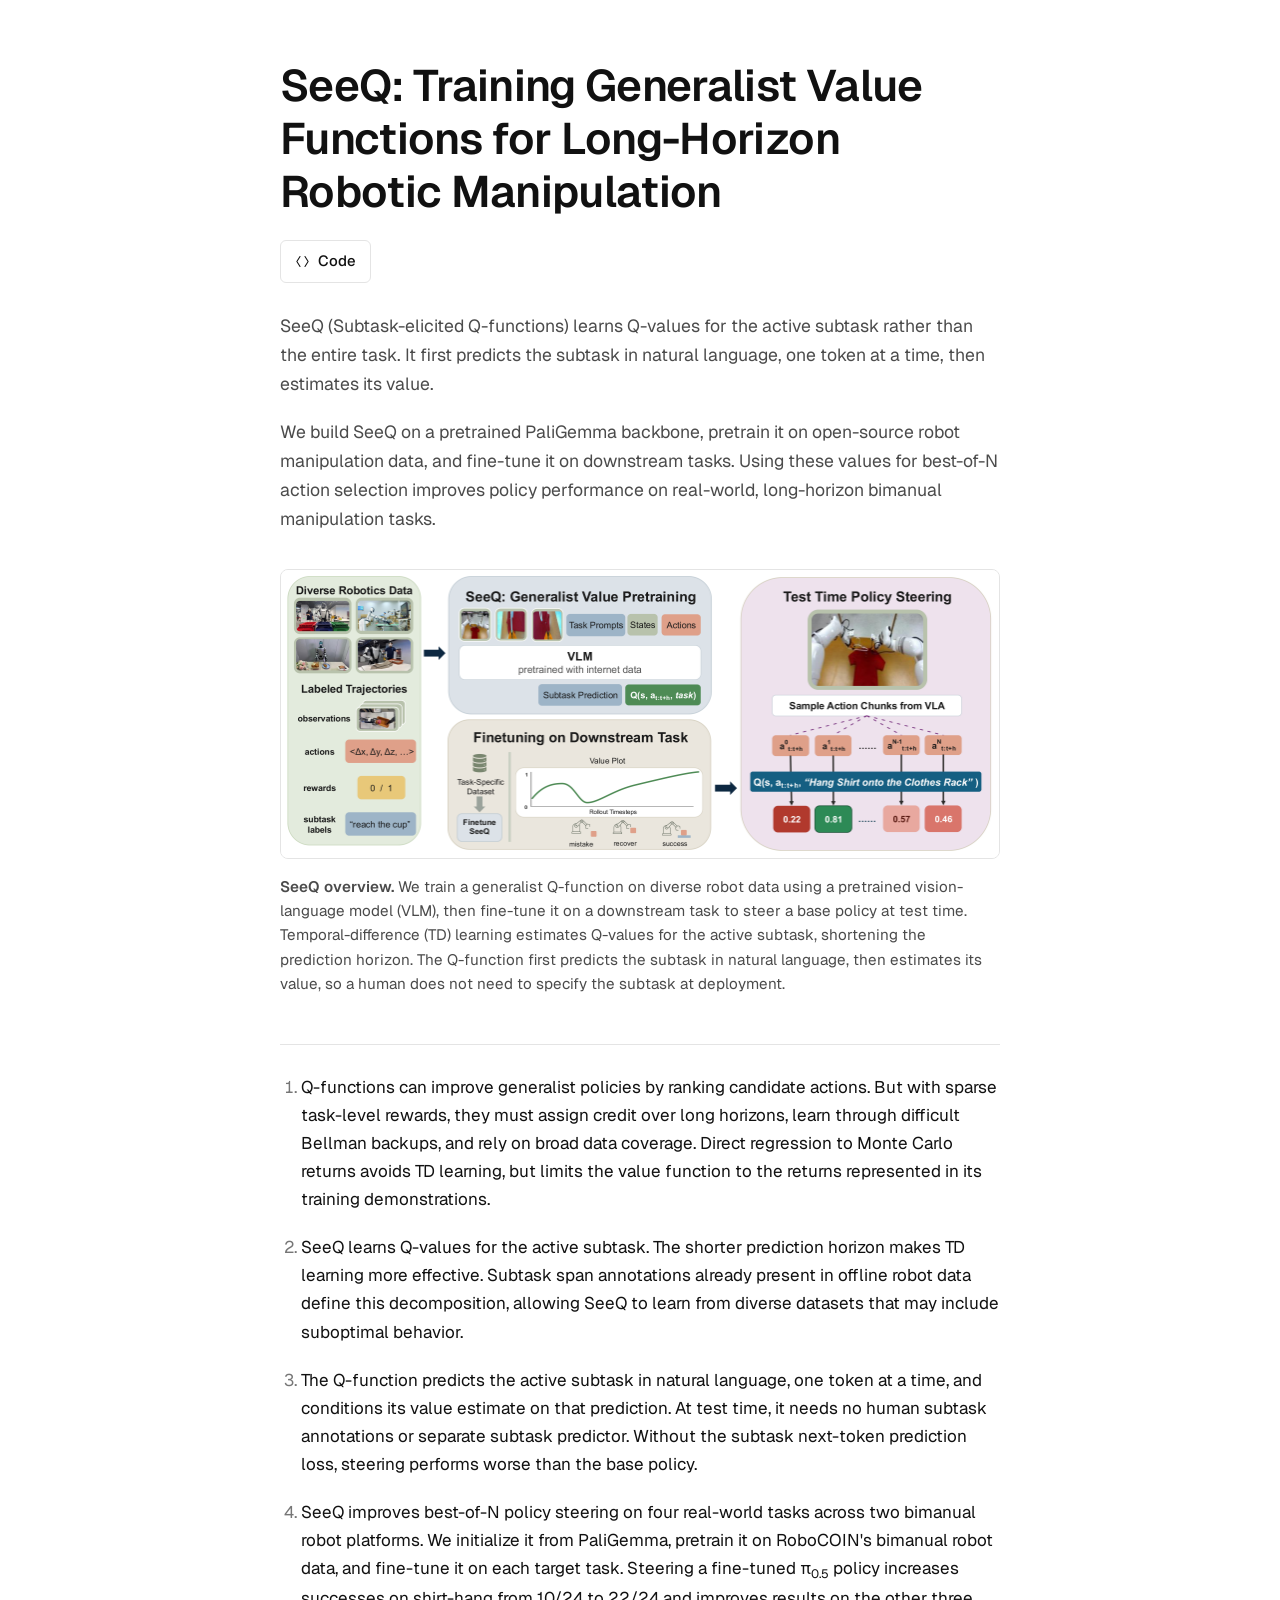
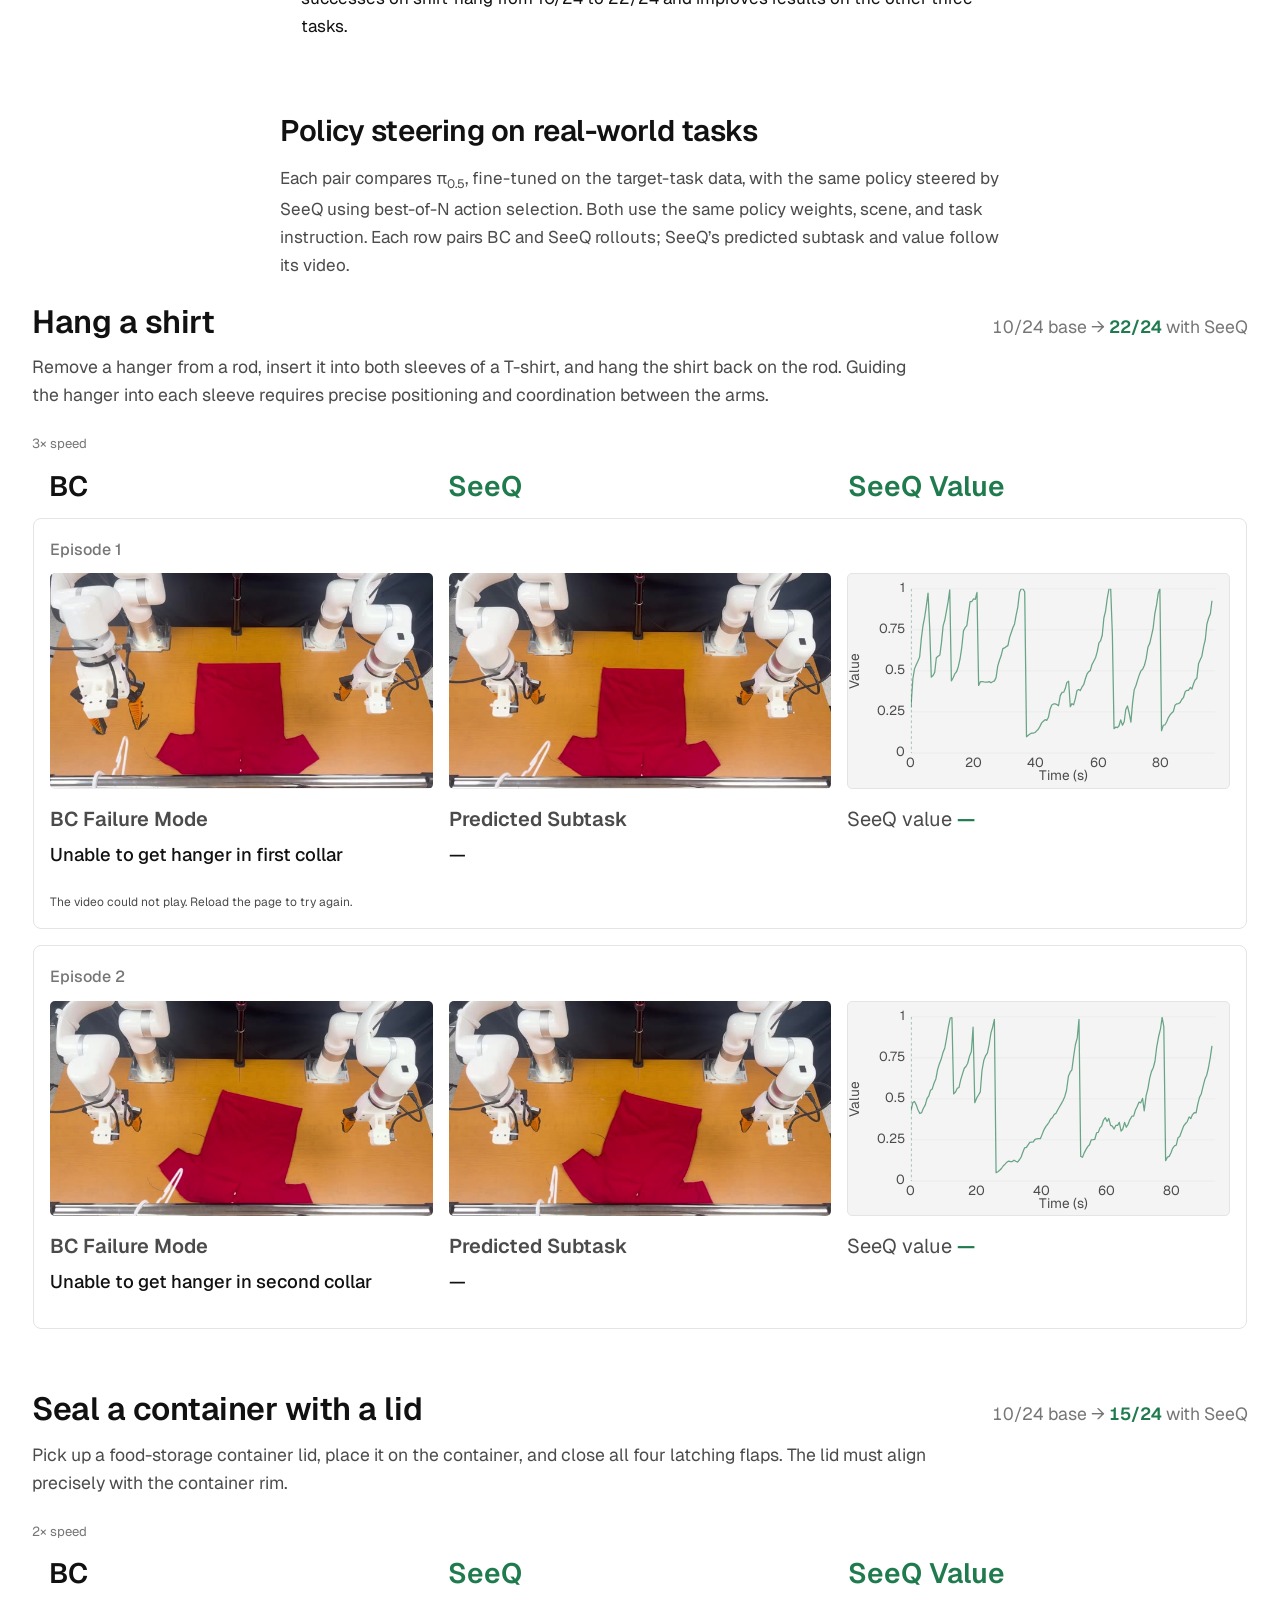
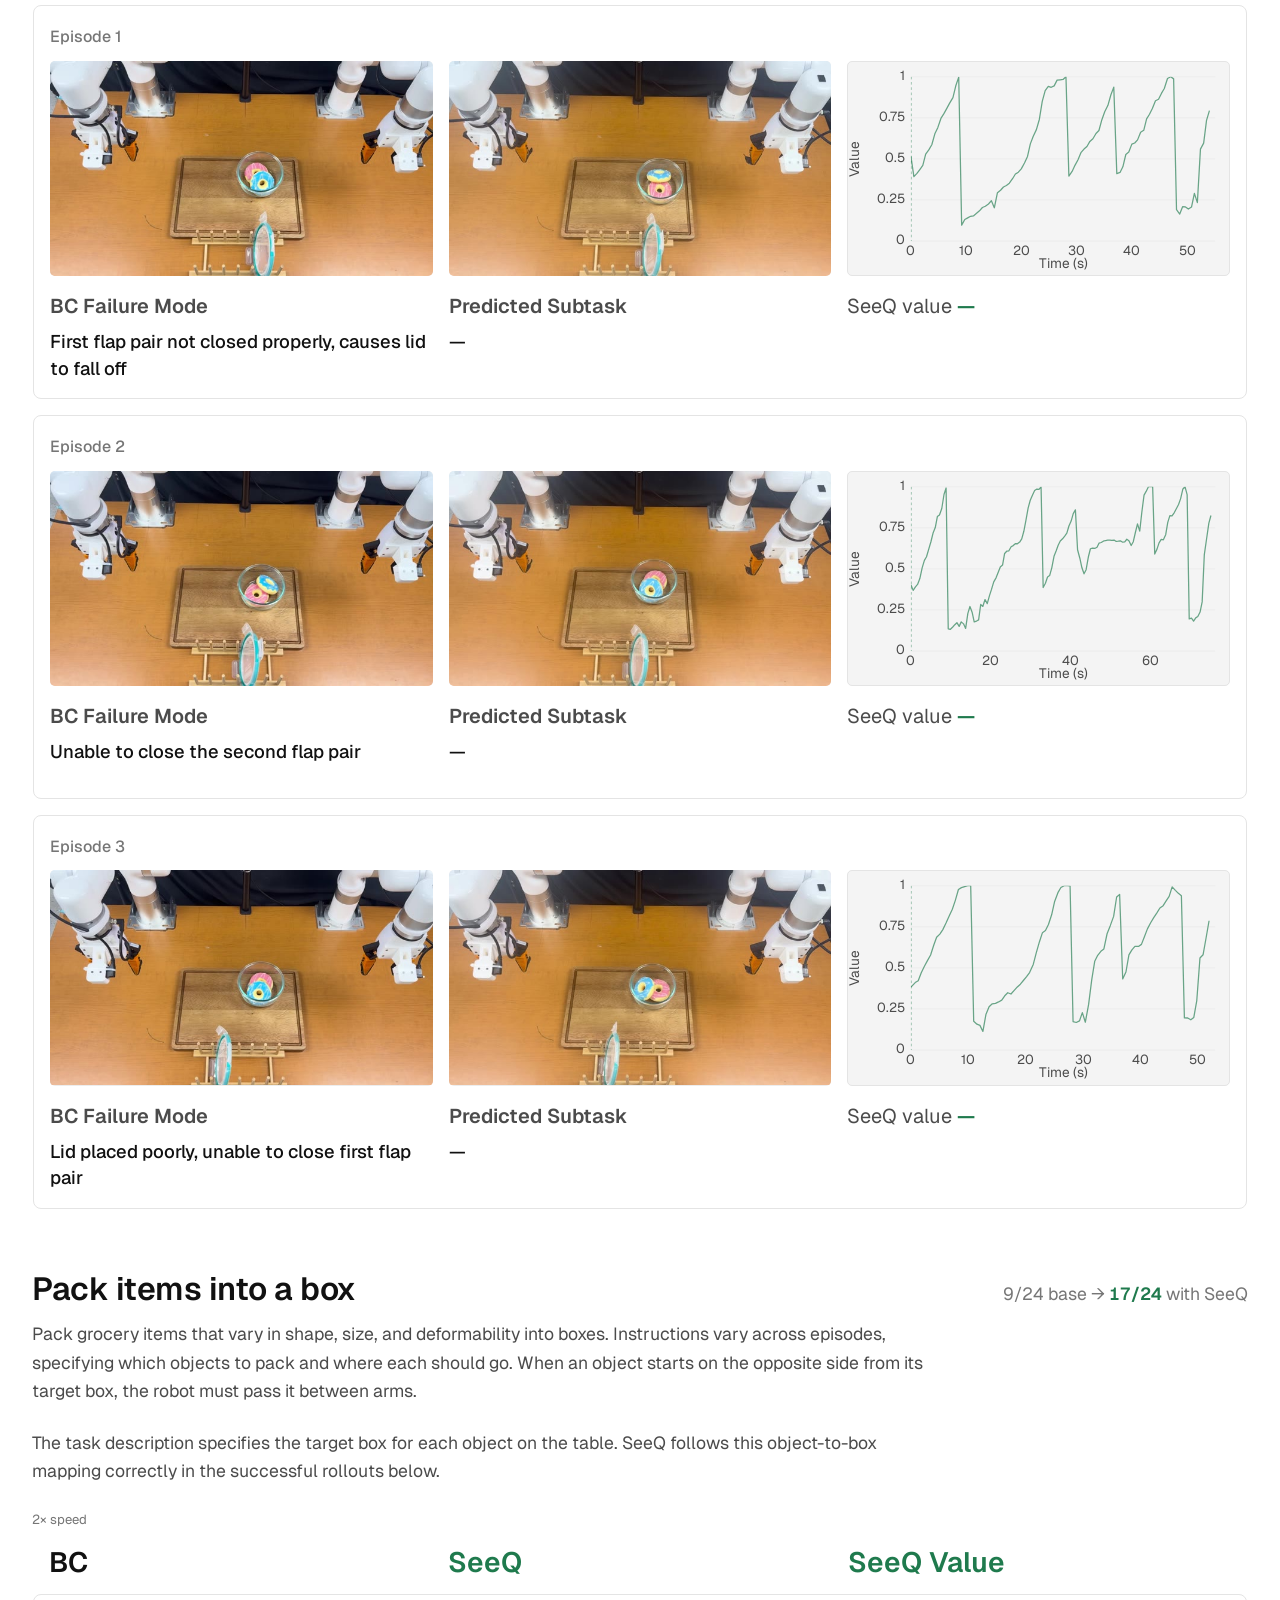
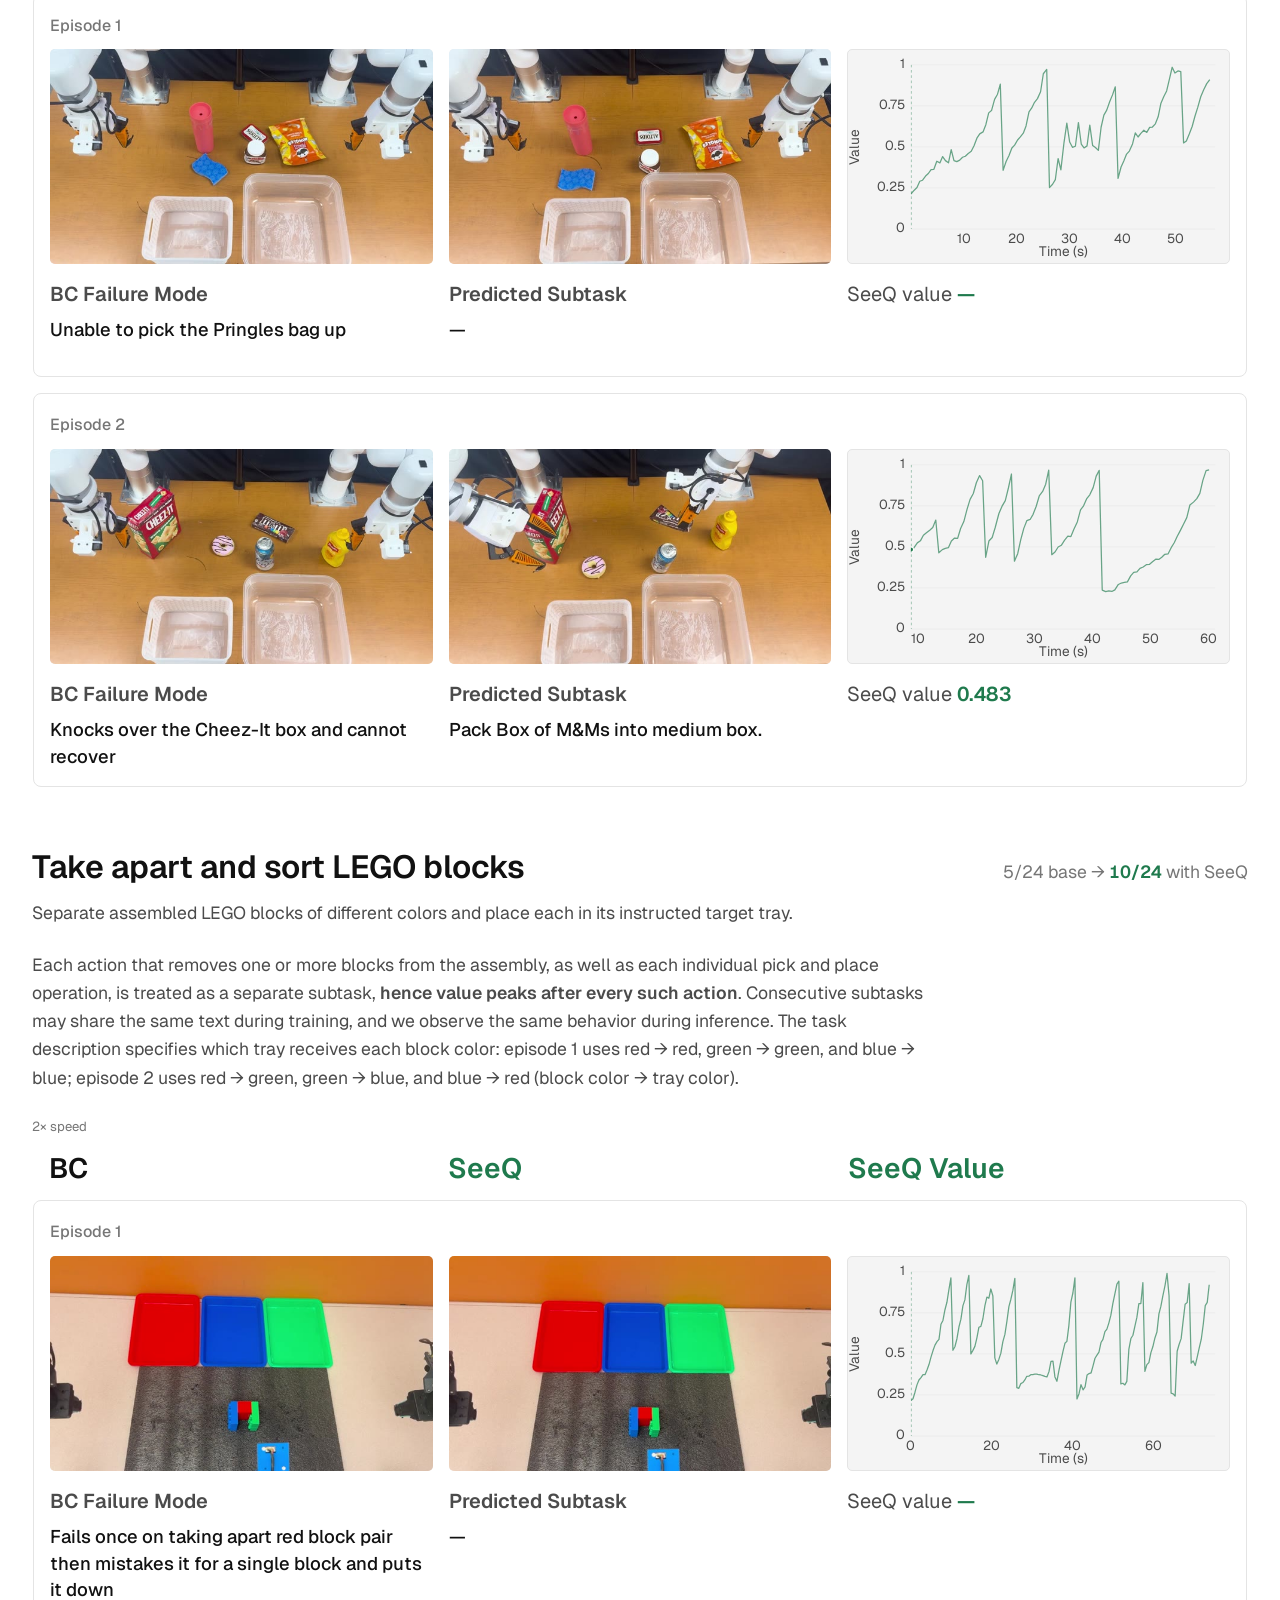
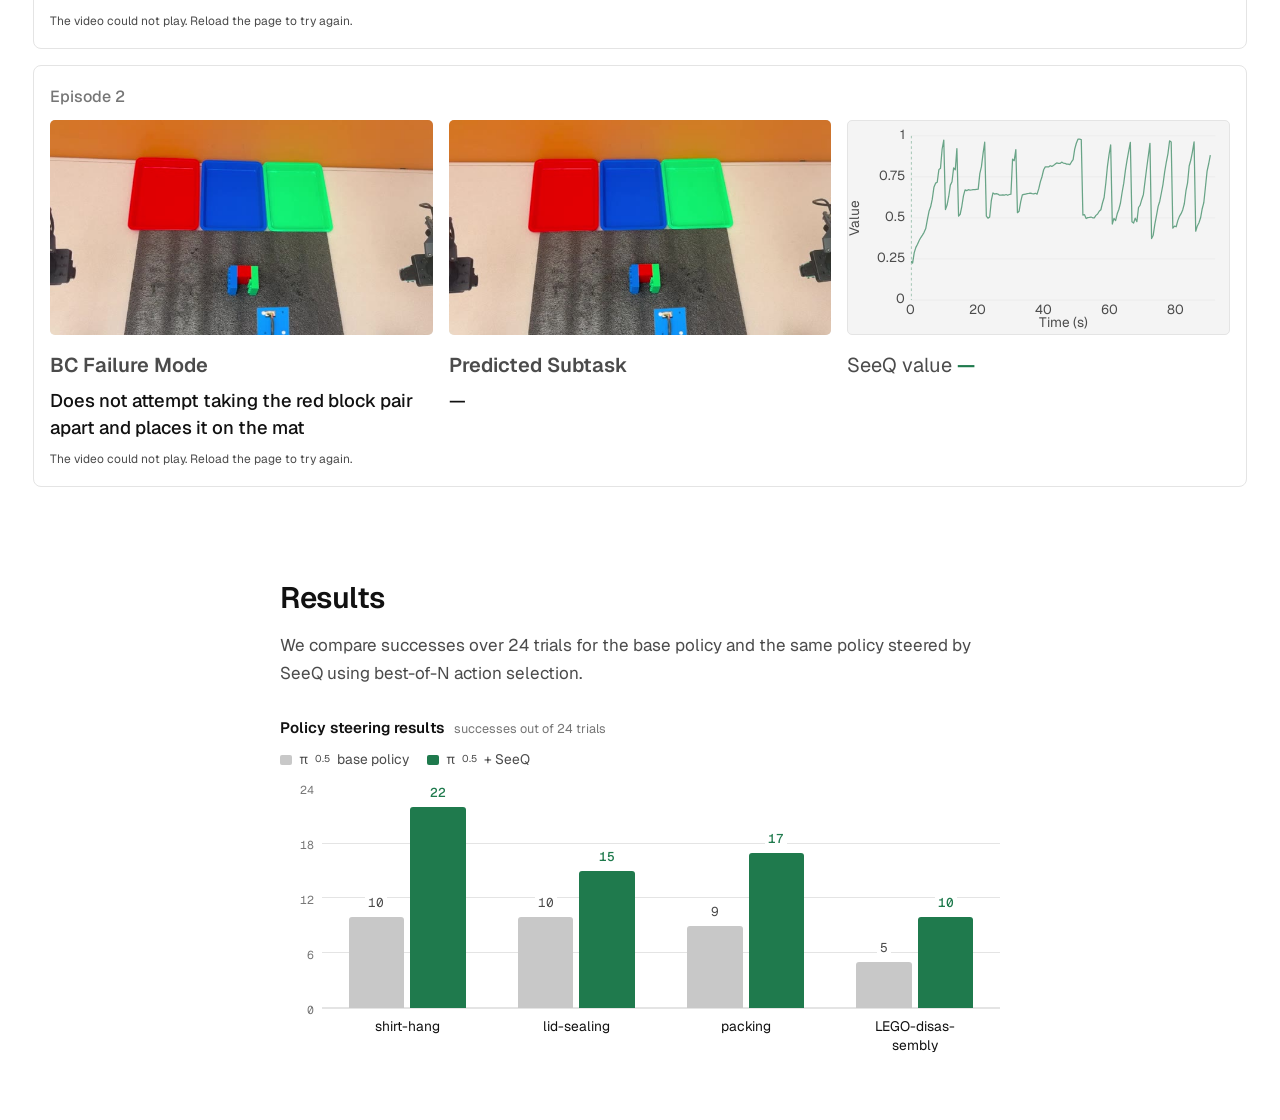
<file: index.html>
<!DOCTYPE html>
<html lang="en">
<head>
<meta charset="utf-8">
<meta name="viewport" content="width=device-width, initial-scale=1">
<title>SeeQ</title>
<meta name="description" content="SeeQ (Subtask-elicited Q-functions) predicts the active subtask in natural language, then estimates its Q-value to guide action selection on long-horizon bimanual manipulation tasks.">
<link rel="icon" href="static/favicon.svg?v=1" type="image/svg+xml">
<link rel="icon" href="static/favicon-32.png?v=1" sizes="32x32" type="image/png">
<link rel="apple-touch-icon" href="static/apple-touch-icon.png?v=1">
<link rel="preconnect" href="https://fonts.googleapis.com">
<link rel="preconnect" href="https://fonts.gstatic.com" crossorigin>
<link rel="stylesheet" href="https://fonts.googleapis.com/css2?family=Geist:wght@400;500;600;700&family=Geist+Mono:wght@400;500&display=swap">
<style>
  :root {
    --ground: #ffffff;
    --panel: #f4f4f4;
    --ink: #111111;
    --ink-2: #4b4b4b;
    --muted: #767676;
    --line: #e4e4e4;
    --accent: #1f7a4d;
    --base-bar: #c8c8c8;
    --slot: #ededed;
    --nav-link: #1a73ff;
    --nav-link-hover: #0b5ed7;
    --text-width: 720px;
    --media-width: 1040px;
    --gutter: clamp(20px, 4vw, 32px);
  }
  @media (prefers-color-scheme: dark) {
    :root:not([data-theme="light"]) {
      --ground: #111111;
      --panel: #1a1a1a;
      --ink: #ededed;
      --ink-2: #b8b8b8;
      --muted: #868686;
      --line: #2a2a2a;
      --accent: #4fbf82;
      --base-bar: #3d3d3d;
      --slot: #1e1e1e;
      --nav-link: #5aa9ff;
      --nav-link-hover: #8cc4ff;
    }
  }
  :root[data-theme="dark"] {
    --ground: #111111;
    --panel: #1a1a1a;
    --ink: #ededed;
    --ink-2: #b8b8b8;
    --muted: #868686;
    --line: #2a2a2a;
    --accent: #4fbf82;
    --base-bar: #3d3d3d;
    --slot: #1e1e1e;
    --nav-link: #5aa9ff;
    --nav-link-hover: #8cc4ff;
  }

  * { box-sizing: border-box; }
  html { color-scheme: light dark; scroll-behavior: smooth; scroll-padding-top: 24px; }
  @media (prefers-reduced-motion: reduce) { html { scroll-behavior: auto; } }
  body {
    margin: 0; background: var(--ground); color: var(--ink);
    font-family: "Geist", system-ui, -apple-system, "Segoe UI", Roboto, sans-serif;
    font-size: 17px; line-height: 1.65;
    padding-block: 0 64px; padding-inline: var(--gutter);
    -webkit-font-smoothing: antialiased;
  }
  a { color: inherit; text-decoration: underline; text-decoration-color: var(--line); text-underline-offset: 3px; }
  a:hover { text-decoration-color: var(--ink-2); }
  :focus-visible { outline: 2px solid var(--accent); outline-offset: 3px; border-radius: 3px; }
  img, video { max-width: 100%; display: block; }
  p { margin: 0 0 1.1em; }
  h1, h2, h3 { margin: 0; line-height: 1.2; text-wrap: balance; letter-spacing: -0.015em; }
  h2 { font-size: clamp(1.5rem, 1.2rem + 1vw, 1.85rem); font-weight: 600; margin-bottom: 16px; }
  h3 { font-size: 1.05rem; font-weight: 600; margin-bottom: 6px; }
  .mono { font-family: "Geist Mono", ui-monospace, SFMono-Regular, Menlo, monospace; font-variant-numeric: tabular-nums; }
  .text { max-width: var(--text-width); margin-inline: auto; }
  .media { max-width: var(--media-width); margin-inline: auto; }
  section { margin-top: clamp(48px, 7vw, 72px); }
  .lead { color: var(--ink-2); }
  b { font-weight: 600; }
  sub { font-size: 0.72em; }

  /* Table of contents: fixed in the left margin, hidden once the rollouts heading scrolls into view */
  .toc {
    position: fixed; left: clamp(16px, 2vw, 28px); top: 50%; transform: translateY(-50%);
    width: 244px; z-index: 10; font-size: 1.1rem; line-height: 1.45;
    transition: opacity 0.25s ease, transform 0.25s ease;
  }
  .toc.hidden { opacity: 0; pointer-events: none; transform: translateY(-50%) translateX(-12px); }
  .toc .toc-title { font-size: 0.82rem; text-transform: uppercase; letter-spacing: 0.05em; color: var(--muted); margin-bottom: 12px; }
  .toc ol { list-style: none; margin: 0; padding: 0; }
  .toc li { margin: 0 0 10px; }
  .toc ol ol { margin: 8px 0 0 4px; padding-left: 12px; border-left: 1px solid var(--line); }
  .toc ol ol li { margin-bottom: 6px; }
  .toc a { color: var(--nav-link); text-decoration: none; font-weight: 500; }
  .toc ol ol a { font-size: 0.98rem; font-weight: 400; }
  .toc a:hover { color: var(--nav-link-hover); }
  @media (max-width: 1280px) { .toc { display: none; } }

  /* Hero */
  header { padding-top: clamp(36px, 5vw, 60px); }
  header .kicker { color: var(--muted); font-size: 0.9rem; margin-bottom: 16px; }
  h1 { font-size: clamp(1.85rem, 1.2rem + 2.4vw, 2.75rem); font-weight: 600; }
  h1 .title-phrase { white-space: nowrap; }
  .dek { font-size: 1.1rem; line-height: 1.65; color: var(--ink-2); margin-top: 28px; }
  .dek p:last-child { margin-bottom: 0; }
  .authors { margin-top: 22px; font-size: 1rem; line-height: 1.7; text-wrap: pretty; }
  .authors .name { white-space: nowrap; }
  .authors .aff { color: var(--muted); }
  .links { margin-top: 22px; display: flex; flex-wrap: wrap; gap: 10px; }
  .btn {
    display: inline-flex; align-items: center; gap: 8px; padding: 8px 14px; border-radius: 6px;
    border: 1px solid var(--line); background: var(--ground); color: var(--ink); text-decoration: none; font-size: 0.93rem; font-weight: 500;
  }
  .btn:hover { border-color: var(--ink-2); }
  .btn svg { width: 15px; height: 15px; fill: none; stroke: currentColor; stroke-width: 1.7; stroke-linecap: round; stroke-linejoin: round; }
  .btn.soon { color: var(--muted); cursor: default; }
  .btn.soon:hover { border-color: var(--line); }

  figure { margin: 0; }
  figcaption, .caption {
    color: var(--ink-2); font-size: 0.95rem; line-height: 1.6;
    margin: 16px auto 0; max-width: var(--text-width);
  }
  .hero-figure { margin-top: 36px; }
  .hero-figure img { width: 100%; border-radius: 8px; border: 1px solid var(--line); background: #fff; }

  /* Summary */
  .tldr { margin-top: 48px; border-top: 1px solid var(--line); padding-top: 28px; }
  .tldr ol { margin: 0; padding-left: 1.25em; display: flex; flex-direction: column; gap: 20px; }
  .tldr li::marker { color: var(--muted); font-variant-numeric: tabular-nums; }

  /* Rollouts */
  .task { margin-top: 40px; }
  .task:first-of-type { margin-top: 24px; }
  .task-head { display: flex; align-items: baseline; justify-content: space-between; gap: 14px; flex-wrap: wrap; margin-bottom: 12px; }
  .task-head h3 { margin: 0; font-weight: 600; font-size: 1.05rem; }
  .task-head .score { color: var(--muted); font-size: 0.92rem; font-variant-numeric: tabular-nums; }
  .task-head .score b { color: var(--accent); font-weight: 600; }
  .pair { display: grid; grid-template-columns: minmax(0, 1fr) minmax(0, 1fr); gap: 16px; }
  @media (max-width: 640px) { .pair { grid-template-columns: 1fr; } }
  .slot .tag { font-size: 0.82rem; color: var(--ink-2); margin-bottom: 6px; display: flex; align-items: center; gap: 8px; }
  .slot .tag::before { content: ""; width: 9px; height: 9px; border-radius: 50%; background: var(--base-bar); }
  .slot.seeq .tag::before { background: var(--accent); }
  .frame { position: relative; aspect-ratio: 16 / 9; width: 100%; border-radius: 6px; overflow: hidden; background: var(--slot); border: 1px solid var(--line); }
  .frame video { position: absolute; inset: 0; width: 100%; height: 100%; object-fit: cover; }
  .frame .empty { position: absolute; inset: 0; display: flex; align-items: center; justify-content: center; text-align: center; padding: 12px; color: var(--muted); font-family: "Geist Mono", monospace; font-size: 0.74rem; line-height: 1.5; }
  .frame.ready .empty { display: none; }
  .todo { color: var(--muted); font-style: italic; }

  /* Vertical grouped bar chart (pure CSS) */
  .results-chart { margin-top: 28px; }
  .chart-title {
    display: flex; align-items: baseline; flex-wrap: wrap; gap: 4px 10px;
    font-size: 0.95rem; font-weight: 600; margin-bottom: 8px;
  }
  .chart-title small { color: var(--muted); font-weight: 400; }
  .legend { display: flex; gap: 18px; flex-wrap: wrap; color: var(--ink-2); font-size: 0.86rem; margin-bottom: 18px; }
  .legend span { display: inline-flex; align-items: center; gap: 7px; }
  .legend span::before { content: ""; width: 12px; height: 10px; border-radius: 2px; background: var(--base-bar); }
  .legend span.s::before { background: var(--accent); }
  .vchart { display: grid; grid-template-columns: 34px 1fr; gap: 8px; }
  .vchart .axis { position: relative; height: 220px; font-family: "Geist Mono", monospace; font-size: 0.72rem; color: var(--muted); font-variant-numeric: tabular-nums; }
  .vchart .axis span { position: absolute; right: 0; transform: translateY(50%); }
  .vchart .plot {
    position: relative; height: 220px; border-bottom: 1px solid var(--line);
    background-image: repeating-linear-gradient(to top, var(--line) 0 1px, transparent 1px 25%);
    display: flex; align-items: flex-end; justify-content: space-around; gap: 4%; padding-inline: 2%;
  }
  .group { display: flex; align-items: flex-end; gap: 6px; height: 100%; width: 18%; max-width: 120px; }
  .vbar { position: relative; flex: 1; height: calc(var(--v) / 24 * 100%); border-radius: 3px 3px 0 0; background: var(--base-bar); }
  .vbar.seeq { background: var(--accent); }
  .vbar span {
    position: absolute; left: 50%; bottom: 100%; transform: translate(-50%, -4px);
    font-family: "Geist Mono", monospace; font-size: 0.8rem; color: var(--ink-2);
    font-variant-numeric: tabular-nums; white-space: nowrap; background: var(--ground); padding-inline: 3px;
  }
  .vbar.seeq span { color: var(--accent); font-weight: 500; }
  .xlabels { display: grid; grid-template-columns: 34px 1fr; gap: 8px; margin-top: 8px; }
  .xlabels .row { display: flex; justify-content: space-around; gap: 4%; padding-inline: 2%; }
  .xlabels .x {
    width: 18%; max-width: 120px; text-align: center; font-size: 0.86rem;
    line-height: 1.4; overflow-wrap: anywhere;
  }
  .xlabels .x small { display: block; color: var(--muted); font-family: "Geist", sans-serif; font-size: 0.78rem; }
  @media (max-width: 560px) {
    .vchart .axis, .vchart .plot { height: 180px; }
    .vchart, .xlabels { grid-template-columns: 24px 1fr; gap: 6px; }
    .vchart .plot, .xlabels .row { gap: 0; padding-inline: 0; }
    .xlabels .x { font-size: 0.8rem; width: 25%; }
    .vbar span { font-size: 0.75rem; }
    .task-head { gap: 6px; }
    .task-head .score { flex-basis: 100%; font-size: 0.85rem; }
    .group { gap: 4px; }
  }
  @media (max-width: 360px) {
    .links { gap: 8px; }
    .btn { font-size: 0.88rem; padding-inline: 9px; }
  }

  pre { margin: 0; padding: 16px 18px; border-radius: 6px; background: var(--panel); border: 1px solid var(--line); font-family: "Geist Mono", monospace; font-size: 0.83rem; line-height: 1.55; overflow-x: auto; color: var(--ink-2); }
  footer {
    margin-top: 56px; border-top: 1px solid var(--line); padding-top: 20px;
    color: var(--muted); font-size: 0.88rem; overflow-wrap: anywhere;
  }
</style>
<link rel="stylesheet" href="static/rollouts/rollouts.css?v=2">
<script defer src="static/rollouts/data.js?v=3"></script>
<script defer src="static/rollouts/player.js?v=7"></script>
</head>
<body>

<aside class="toc" id="toc" aria-label="Contents">
  <div class="toc-title">Contents</div>
  <ol>
    <li><a href="#tldr">Summary</a></li>
    <li><a href="#rollouts">Rollouts</a>
      <ol>
        <li><a href="#shirt_hang">Hang a shirt</a></li>
        <li><a href="#lid_sealing">Seal a container with a lid</a></li>
        <li><a href="#packing">Pack items into a box</a></li>
        <li><a href="#lego">Take apart and sort LEGO blocks</a></li>
      </ol>
    </li>
    <li><a href="#results">Results</a></li>
  </ol>
</aside>

<header id="top">
  <div class="text">
    <h1>SeeQ: Training Generalist Value Functions for <span class="title-phrase">Long-Horizon</span>
      Robotic Manipulation</h1>
    <div class="links">
      <a class="btn" href="https://anonymous.4open.science/r/generalist-value-functions-0269/"><svg viewBox="0 0 24 24"><path d="M8 4 3 12l5 8M16 4l5 8-5 8"/></svg>Code</a>
    </div>
    <div class="dek">
      <p>SeeQ (Subtask-elicited Q-functions) learns Q-values for the active subtask rather than the entire task.
        It first predicts the subtask in natural language, one token at a time, then estimates its value.</p>
      <p>We build SeeQ on a pretrained PaliGemma backbone, pretrain it on open-source robot manipulation data,
        and fine-tune it on downstream tasks. Using these values for best-of-N action selection improves policy
        performance on real-world, long-horizon bimanual manipulation tasks.</p>
    </div>
  </div>

  <figure class="text hero-figure">
    <img src="static/seeq_teaser.png?v=293fc65b6475" alt="SeeQ overview. Left: diverse robot data with observations, actions, sparse rewards and subtask labels. Middle: a VLM-backed Q-function pretrained to predict the subtask and its value, then fine-tuned on a downstream task. Right: at test time the policy samples action chunks and SeeQ scores each one for the predicted subtask.">
    <figcaption><b>SeeQ overview.</b> We train a generalist Q-function on diverse robot data using a pretrained
      vision-language model (VLM), then fine-tune it on a downstream task to steer a base policy at test time.
      Temporal-difference (TD) learning estimates Q-values for the active subtask, shortening the prediction horizon.
      The Q-function first predicts the subtask in natural language, then estimates its value, so a human does not
      need to specify the subtask at deployment.</figcaption>
  </figure>

  <div class="text tldr" id="tldr">
    <ol>
      <li>Q-functions can improve generalist policies by ranking candidate actions. But with sparse task-level rewards,
        they must assign credit over long horizons, learn through difficult Bellman backups, and rely on broad data
        coverage. Direct regression to Monte Carlo returns avoids TD learning, but limits the value function to the
        returns represented in its training demonstrations.</li>
      <li>SeeQ learns Q-values for the active subtask. The shorter prediction horizon makes TD learning more effective.
        Subtask span annotations already present in offline robot data define this decomposition, allowing SeeQ to
        learn from diverse datasets that may include suboptimal behavior.</li>
      <li>The Q-function predicts the active subtask in natural language, one token at a time, and conditions its value
        estimate on that prediction. At test time, it needs no human subtask annotations or separate subtask predictor.
        Without the subtask next-token prediction loss, steering performs worse than the base policy.</li>
      <li>SeeQ improves best-of-N policy steering on four real-world tasks across two bimanual robot platforms.
        We initialize it from PaliGemma, pretrain it on RoboCOIN's bimanual robot data, and fine-tune it on each target
        task. Steering a fine-tuned π<sub>0.5</sub> policy increases successes on shirt-hang from 10/24 to 22/24 and
        improves results on the other three tasks.</li>
    </ol>
  </div>
</header>

<section id="rollouts">
  <div class="text">
    <h2>Policy steering on real-world tasks</h2>
    <p class="lead">Each pair compares π<sub>0.5</sub>, fine-tuned on the target-task data, with the same policy steered
      by SeeQ using best-of-N action selection. Both use the same policy weights, scene, and task instruction.
      Each row pairs BC and SeeQ rollouts;
      SeeQ’s predicted subtask and value follow its video.</p>
  </div>
  <div class="media">
    <article class="task" id="shirt_hang">
      <div class="task-head"><h3>Hang a shirt</h3><span class="score">10/24 base &rarr; <b>22/24</b> with SeeQ</span></div>
      <p class="caption">Remove a hanger from a rod, insert it into both sleeves of a T-shirt, and hang the shirt back
        on the rod. Guiding the hanger into each sleeve requires precise positioning and coordination between the arms.</p>
      <div class="rollout-pairs"></div>
    </article>
    <article class="task" id="lid_sealing">
      <div class="task-head"><h3>Seal a container with a lid</h3><span class="score">10/24 base &rarr; <b>15/24</b> with SeeQ</span></div>
      <p class="caption">Pick up a food-storage container lid, place it on the container, and close all four latching
        flaps. The lid must align precisely with the container rim.</p>
      <div class="rollout-pairs"></div>
    </article>
    <article class="task" id="packing">
      <div class="task-head"><h3>Pack items into a box</h3><span class="score">9/24 base &rarr; <b>17/24</b> with SeeQ</span></div>
      <p class="caption">Pack grocery items that vary in shape, size, and deformability into boxes. Instructions
        vary across episodes, specifying which objects to pack and where each should go. When an object starts on
        the opposite side from its target box, the robot must pass it between arms.</p>
      <p class="caption">The task description specifies the target box for each object on the table. SeeQ follows
        this object-to-box mapping correctly in the successful rollouts below.</p>
      <div class="rollout-pairs"></div>
    </article>
    <article class="task" id="lego">
      <div class="task-head"><h3>Take apart and sort LEGO blocks</h3><span class="score">5/24 base &rarr; <b>10/24</b> with SeeQ</span></div>
      <p class="caption">Separate assembled LEGO blocks of different colors and place each in its instructed target tray.</p>
      <p class="caption">Each action that removes one or more blocks from the assembly, as well as each individual
        pick and place operation, is treated as a separate subtask, <b>hence value peaks after every such action</b>. Consecutive subtasks may share the same text
        during training, and we observe the same behavior during inference. The task description specifies which
        tray receives each block color: episode 1 uses red &rarr; red, green &rarr; green, and blue &rarr; blue;
        episode 2 uses red &rarr; green, green &rarr; blue, and blue &rarr; red (block color &rarr; tray color).</p>
      <div class="rollout-pairs"></div>
    </article>
  </div>
</section>

<section id="results">
  <div class="text">
    <h2>Results</h2>
    <p class="lead">We compare successes over 24 trials for the base policy and the same policy steered by SeeQ
      using best-of-N action selection.</p>
  </div>

  <div class="text results-chart">
    <div class="chart-title">Policy steering results <small>successes out of 24 trials</small></div>
    <div class="legend"><span>π<sub>0.5</sub> base policy</span><span class="s">π<sub>0.5</sub> + SeeQ</span></div>
    <div class="vchart" role="img" aria-label="Base policy versus SeeQ successes out of 24: shirt-hang 10 vs 22, lid-sealing 10 vs 15, packing 9 vs 17, LEGO-disassembly 5 vs 10.">
      <div class="axis"><span style="bottom:100%">24</span><span style="bottom:75%">18</span><span style="bottom:50%">12</span><span style="bottom:25%">6</span><span style="bottom:0">0</span></div>
      <div class="plot">
        <div class="group"><div class="vbar" style="--v:10"><span>10</span></div><div class="vbar seeq" style="--v:22"><span>22</span></div></div>
        <div class="group"><div class="vbar" style="--v:10"><span>10</span></div><div class="vbar seeq" style="--v:15"><span>15</span></div></div>
        <div class="group"><div class="vbar" style="--v:9"><span>9</span></div><div class="vbar seeq" style="--v:17"><span>17</span></div></div>
        <div class="group"><div class="vbar" style="--v:5"><span>5</span></div><div class="vbar seeq" style="--v:10"><span>10</span></div></div>
      </div>
    </div>
    <div class="xlabels"><div></div><div class="row">
      <div class="x">shirt-hang</div>
      <div class="x">lid-sealing</div>
      <div class="x">packing</div>
      <div class="x">LEGO-disas&shy;sembly</div>
    </div></div>
  </div>
</section>

<script>
  // The table of contents stays while the reader is above the rollouts and leaves as soon as
  // the "Policy steering" heading enters the viewport.
  (function () {
    var toc = document.getElementById("toc");
    var heading = document.querySelector("#rollouts h2");
    function update() {
      toc.classList.toggle("hidden", heading.getBoundingClientRect().top < window.innerHeight);
    }
    update();
    window.addEventListener("scroll", update, { passive: true });
    window.addEventListener("resize", update);
  })();

  // A slot shows the filename it expects until that mp4 exists.
  document.querySelectorAll(".frame video").forEach(function (video) {
    var frame = video.parentElement;
    video.addEventListener("loadedmetadata", function () { frame.classList.add("ready"); });
    video.addEventListener("error", function () { frame.classList.remove("ready"); video.hidden = true; });
  });
</script>
</body>
</html>
</file>
<file: static/rollouts/rollouts.css>
#rollouts > .media { max-width: 1280px; }
#rollouts .task { scroll-margin-top: 70px; }
#rollouts .task-head h3 { font-size: clamp(1.8rem, 2.5vw, 2.25rem); }
#rollouts .task-head .score { font-size: 1.1rem; }
#rollouts .task > .caption { margin: 12px 0 24px; max-width: 900px; font-size: 1.1rem; }
#rollouts .task-meta { color: var(--muted); font-size: 0.82rem; margin-bottom: 14px; }
#rollouts .comparison-scroll { overflow-x: auto; padding: 0 1px 5px; }
#rollouts .comparison { min-width: 810px; }
#rollouts .columns, #rollouts .episode-grid { display: grid; grid-template-columns: repeat(3, minmax(0, 1fr)); gap: 16px; }
#rollouts .columns { padding: 0 16px 14px; font-size: 1.75rem; line-height: 1.25; font-weight: 600; color: var(--ink); }
#rollouts .columns > :nth-child(2), #rollouts .columns > :nth-child(3) { color: var(--accent); }
#rollouts .episode { border: 1px solid var(--line); border-radius: 8px; background: var(--ground); padding: 16px; margin-bottom: 16px; }
#rollouts .episode-top { margin-bottom: 10px; }
#rollouts .episode-number { font-size: 1rem; font-weight: 500; color: var(--muted); }
#rollouts .video-shell { border-radius: 5px; overflow: hidden; background: var(--slot); aspect-ratio: 16 / 9; }
#rollouts video { width: 100%; height: 100%; display: block; object-fit: contain; }
#rollouts .subtask { display: flex; flex-direction: column; gap: 6px; padding-top: 14px; min-height: 96px; }
#rollouts .subtask-label { color: var(--ink-2); font-size: 1.25rem; font-weight: 600; }
#rollouts .subtask-text { font-size: 1.15rem; line-height: 1.45; font-weight: 500; }
#rollouts .chart { width: 100%; aspect-ratio: 16 / 9; display: block; border: 1px solid var(--line); border-radius: 5px; background: var(--panel); }
#rollouts .chart text { font-family: inherit; fill: var(--ink-2); font-size: 25px; }
#rollouts .chart .axis-label { font-size: 26px; }
#rollouts .chart .grid-line { stroke: var(--line); }
#rollouts .chart .value-path { stroke: var(--accent); opacity: 0.65; }
#rollouts .chart .cursor { stroke: var(--accent); }
#rollouts .chart .current-value { fill: var(--accent); stroke: var(--ground); }
#rollouts .value-readout { padding-top: 14px; font-size: 1.25rem; color: var(--ink-2); font-variant-numeric: tabular-nums; }
#rollouts .value-readout strong { color: var(--accent); font-weight: 600; }
#rollouts .playback-status { font-size: 0.75rem; color: var(--ink-2); margin: 8px 0 0; }
#rollouts .playback-status:empty { display: none; }
#rollouts .scroll-hint { display: none; }
@media (max-width: 900px) {
  #rollouts .scroll-hint { display: block; color: var(--muted); font-size: 0.75rem; margin: 0 0 12px; }
}
</file>
